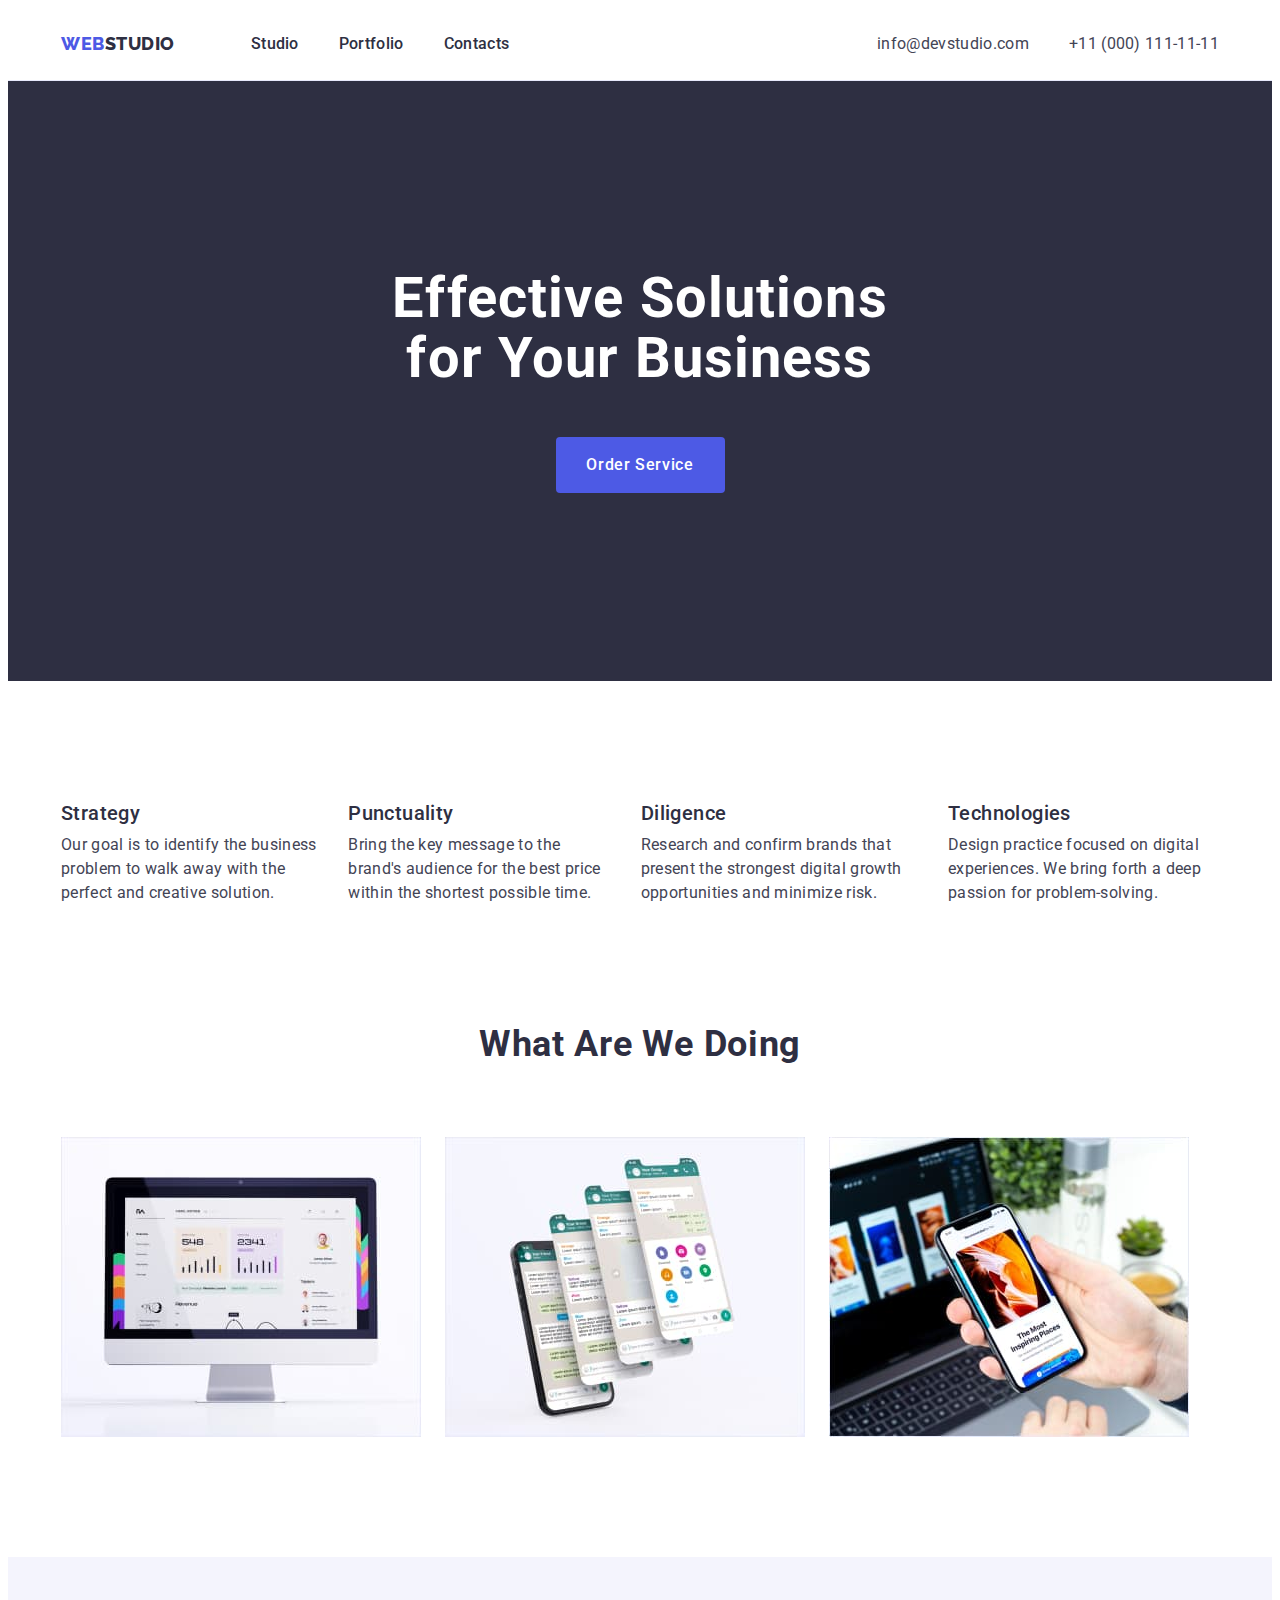
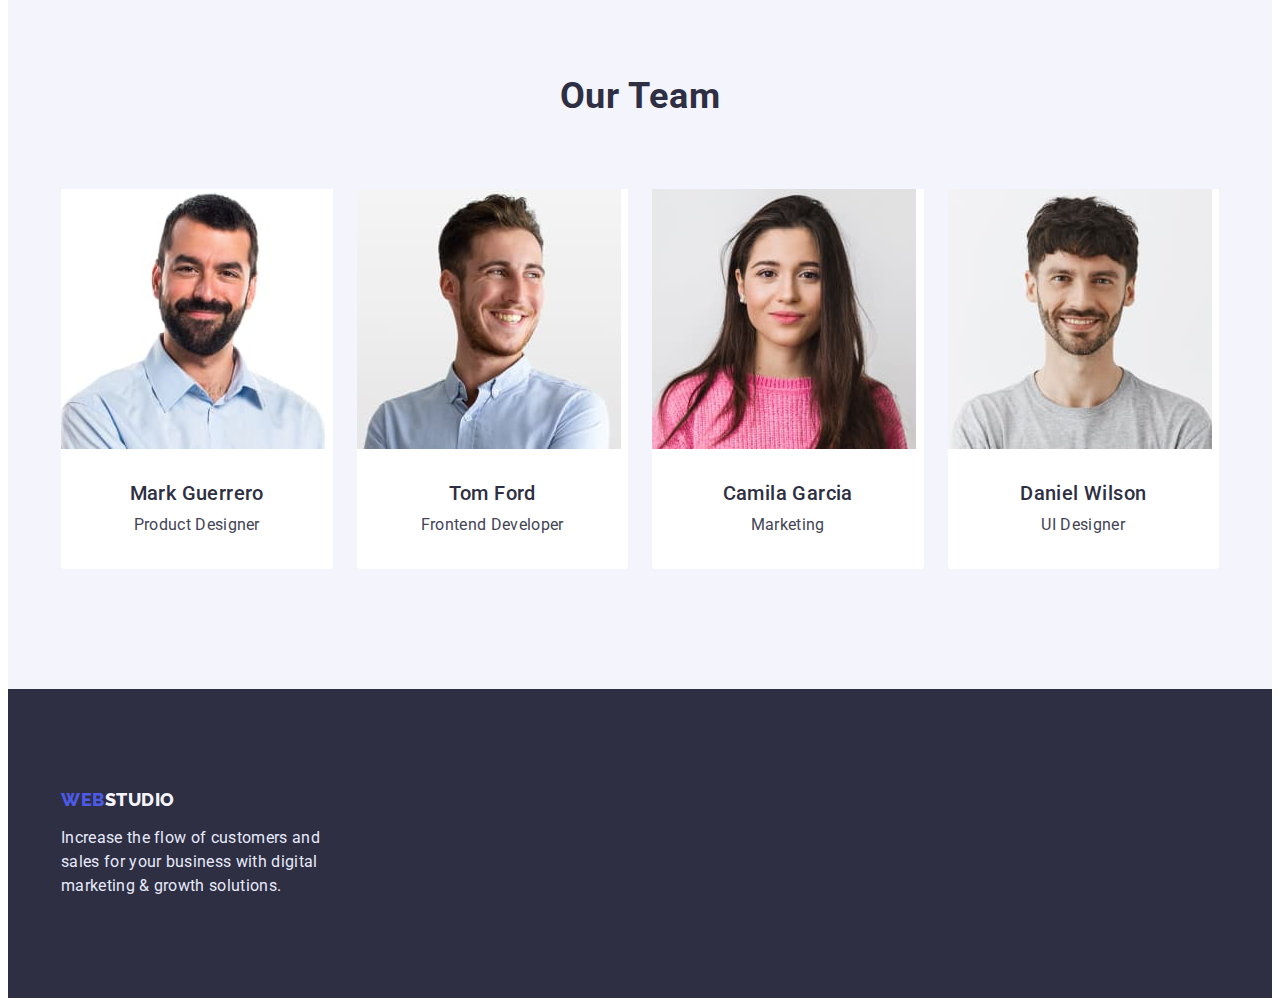
<file: index.html>
<!DOCTYPE html>
<html lang="en">

<head>
    <meta charset="UTF-8">
    <meta http-equiv="X-UA-Compatible" content="IE=edge">
    <meta name="viewport" content="width=device-width, initial-scale=1.0">
    <title>WebStudio</title>
    <link rel="preconnect" href="https://fonts.googleapis.com">
    <link rel="preconnect" href="https://fonts.gstatic.com" crossorigin>
    <link
        href="https://fonts.googleapis.com/css2?family=Raleway:wght@800&family=Roboto:wght@400;500;700;900&display=swap"
        rel="stylesheet">
    <link rel="stylesheet" href="https://cdnjs.cloudflare.com/ajax/libs/modern-normalize/1.1.0/modern-normalize.min.css"
        integrity="sha512-wpPYUAdjBVSE4KJnH1VR1HeZfpl1ub8YT/NKx4PuQ5NmX2tKuGu6U/JRp5y+Y8XG2tV+wKQpNHVUX03MfMFn9Q=="
        crossorigin="anonymous" referrerpolicy="no-referrer" />
    <link rel="stylesheet" href="./css/styles.css">
</head>

<body>
    <header class="header">
        <div class="container header-container">
            <nav class="header-nav">
                <a class="header-logo link" href="./index.html">Web<span
                        class="header-logo-studio link">Studio</span></a>
                <ul class="header-list list">
                    <li class="header-item"><a class="header-link link" href="./index.html">Studio</a></li>
                    <li class="header-item"><a class="header-link link" href="./portfolio.html">Portfolio</a></li>
                    <li class="header-item"><a class="header-link link" href="">Contacts</a></li>
                </ul>
            </nav>
            <address class="adress">
                <ul class="adress-list list">
                    <li class="header-adress"><a class="header-adress-link link"
                            href="mailto:info@devstudio.com">info@devstudio.com</a></li>
                    <li class="header-adress"><a class="header-adress-link link" href="tel:+110001111111">+11 (000)
                            111-11-11</a></li>
                </ul>
            </address>
        </div>
    </header>

    <main>
        <section class="hero">
            <div class="container hero-container">
                <h1 class="hero-title">Effective Solutions for Your Business</h1>
                <button class="hero-btn" type="button">Order Service</button>
            </div>
        </section>
        <section class="goals">
            <div class="container">
                <h2 class="goals-title visually-hidden">goals</h2>
                <ul class="goals-list list">
                    <li class="goal-item">
                        <h3 class="goal-title">Strategy</h3>
                        <p class="goal-text">Our goal is to identify the business problem to walk away with the perfect
                            and creative solution.
                        </p>
                    </li>
                    <li class="goal-item">
                        <h3 class="goal-title">Punctuality</h3>
                        <p class="goal-text">Bring the key message to the brand's audience for the best price within the
                            shortest possible time.
                        </p>
                    </li>
                    <li class="goal-item">
                        <h3 class="goal-title">Diligence</h3>
                        <p class="goal-text">Research and confirm brands that present the strongest digital growth
                            opportunities and minimize risk.
                        </p>
                    </li>
                    <li class="goal-item">
                        <h3 class="goal-title">Technologies</h3>
                        <p class="goal-text">Design practice focused on digital experiences. We bring forth a deep
                            passion for problem-solving.
                        </p>
                    </li>
                </ul>
            </div>
        </section>
        <section class="about">
            <div class="container">
                <h2 class="about-title">What are we doing</h2>
                <ul class="about-list list">
                    <li class="about-item"><img src="./images/img1.jpg" alt="picture with computer" width="360"></li>
                    <li class="about-item"><img src="./images/img2.jpg" alt="picture with phone screen" width="360">
                    </li>
                    <li class="about-item"><img src="./images/img3.jpg" alt="picture with computer and phone"
                            width="360"></li>
                </ul>
            </div>
        </section>
        <section class="about-team">
            <div class="container about-team-container">
                <h2 class="about-title">Our Team</h2>
                <ul class="team-list list">
                    <li class="team-item">
                        <img src="./images/team/mark.jpg" alt="product designer" width="264">
                        <div class="team-title-text-container">
                            <h3 class="team-title">Mark Guerrero</h3>
                            <p class="team-text">Product Designer</p>
                        </div>
                    </li>
                    <li class="team-item">
                        <img src="./images/team/tom.jpg" alt="frontend developer" width="264">
                        <div class="team-title-text-container">
                            <h3 class="team-title">Tom Ford</h3>
                            <p class="team-text">Frontend Developer</p>
                        </div>
                    </li>
                    <li class="team-item">
                        <img src="./images/team/camila.jpg" alt="marketing" width="264">
                        <div class="team-title-text-container">
                            <h3 class="team-title">Camila Garcia</h3>
                            <p class="team-text">Marketing</p>
                        </div>
                    </li>
                    <li class="team-item">
                        <img src="./images/team/daniel.jpg" alt="ui designer" width="264">
                        <div class="team-title-text-container">
                            <h3 class="team-title">Daniel Wilson</h3>
                            <p class="team-text">UI Designer</p>
                        </div>
                    </li>
                </ul>
            </div>
        </section>
    </main>

    <footer class="footer">
        <div class="container">
            <a class="header-logo link" href="./index.html">Web<span class="footer-logo-studio link">Studio</span></a>
            <p class="footer-text">Increase the flow of customers and sales for your business with digital marketing &
                growth solutions.</p>
        </div>
    </footer>
</body>

</html>
</file>
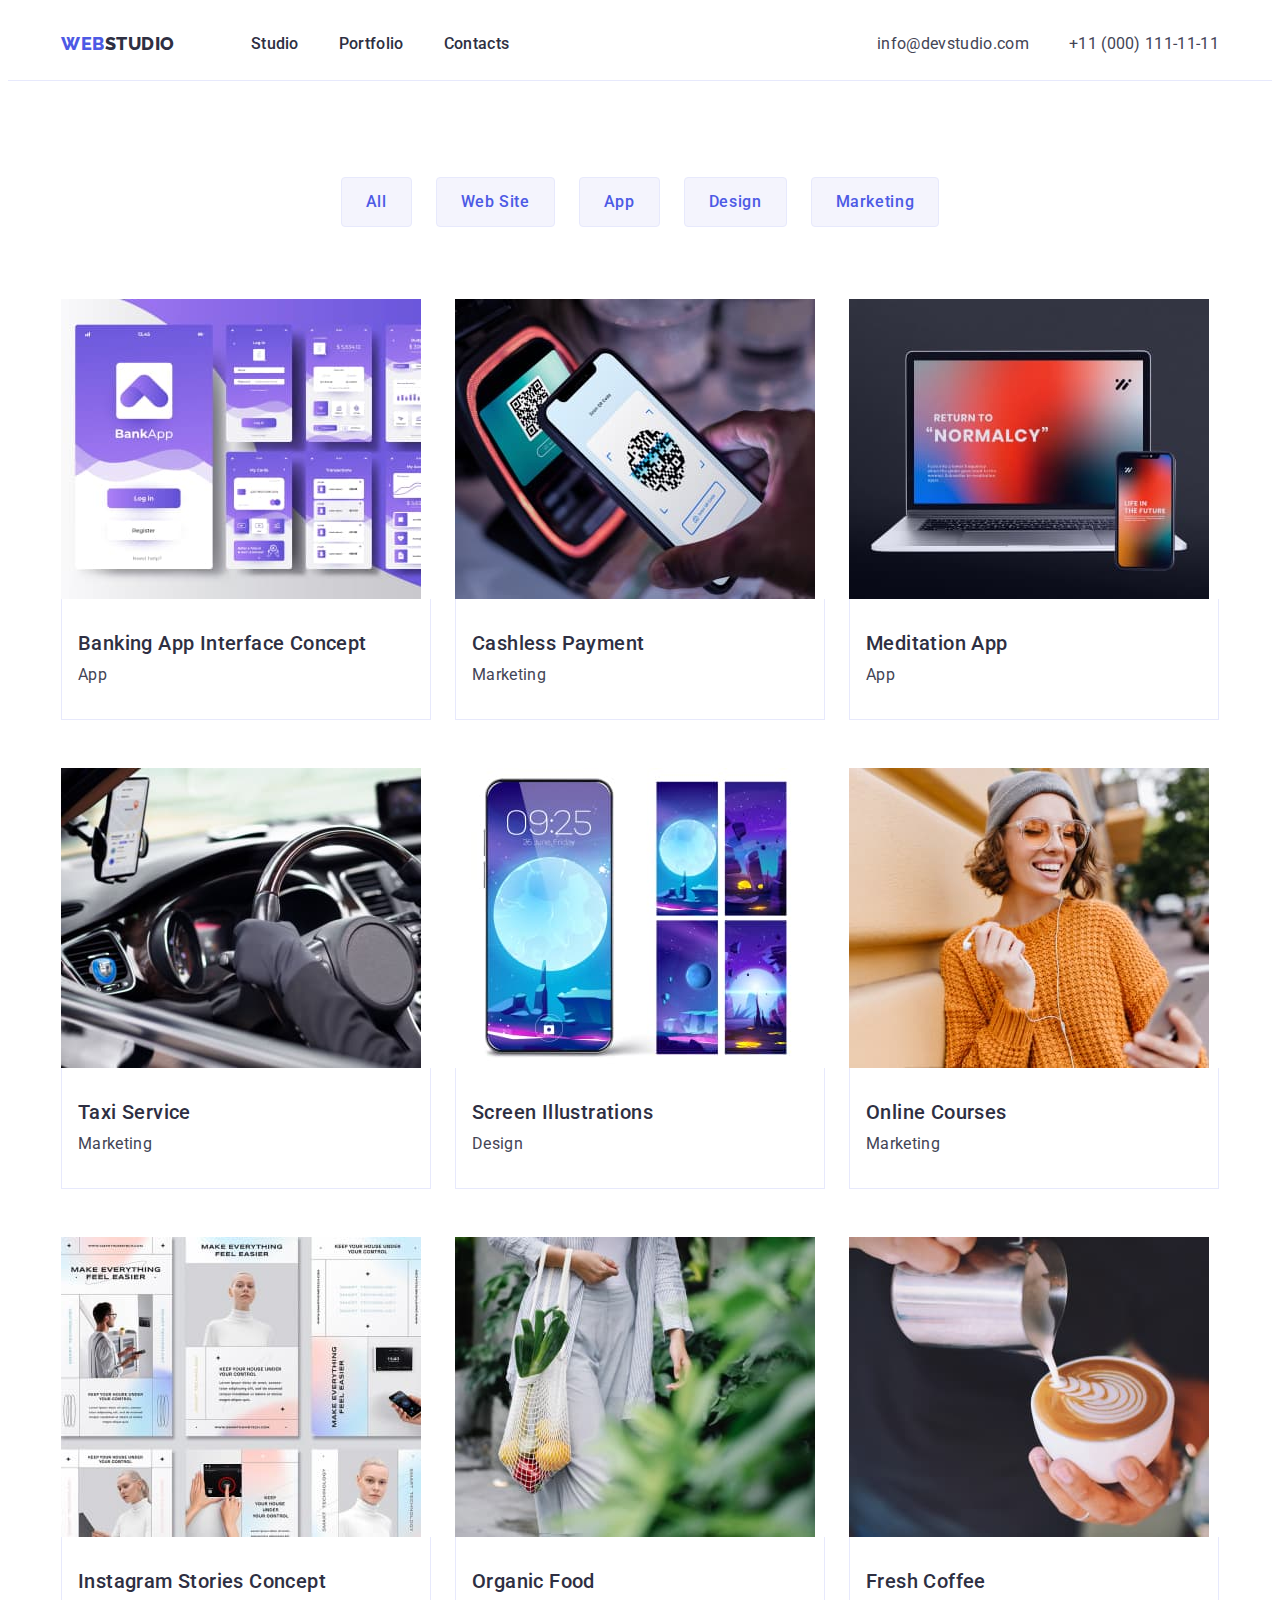
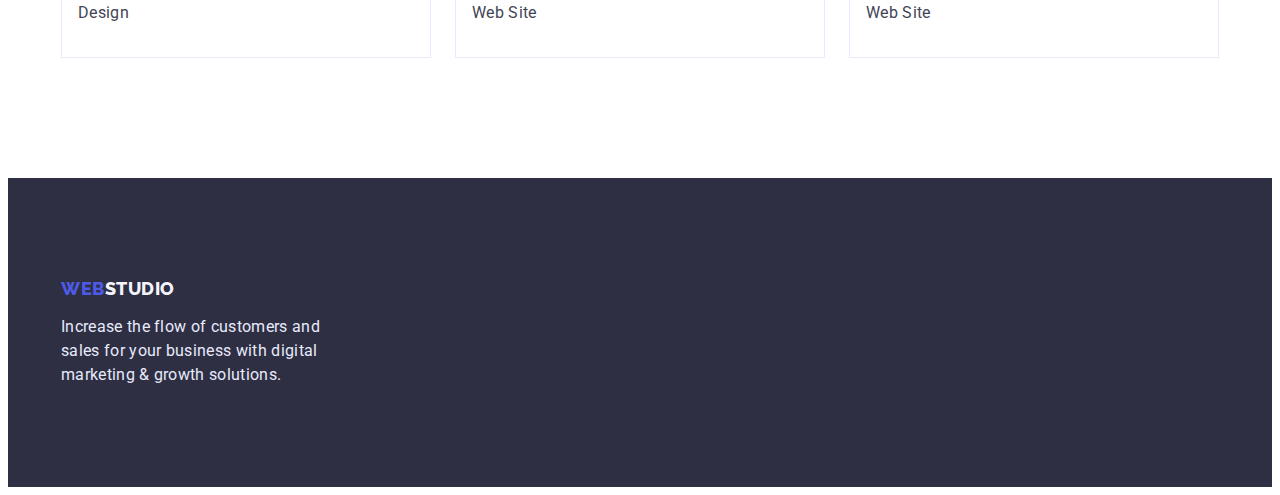
<file: portfolio.html>
<!DOCTYPE html>
<html lang="en">

<head>
    <meta charset="UTF-8">
    <meta http-equiv="X-UA-Compatible" content="IE=edge">
    <meta name="viewport" content="width=device-width, initial-scale=1.0">
    <title>WebStudio</title>
    <link rel="preconnect" href="https://fonts.googleapis.com">
    <link rel="preconnect" href="https://fonts.gstatic.com" crossorigin>
    <link
        href="https://fonts.googleapis.com/css2?family=Raleway:wght@800&family=Roboto:wght@400;500;700;900&display=swap"
        rel="stylesheet">
    <link rel="stylesheet" href="https://cdnjs.cloudflare.com/ajax/libs/modern-normalize/1.1.0/modern-normalize.min.css"
        integrity="sha512-wpPYUAdjBVSE4KJnH1VR1HeZfpl1ub8YT/NKx4PuQ5NmX2tKuGu6U/JRp5y+Y8XG2tV+wKQpNHVUX03MfMFn9Q=="
        crossorigin="anonymous" referrerpolicy="no-referrer" />
    <link rel="stylesheet" href="./css/styles.css">
</head>

<body>
    <header class="header">
        <div class="container header-container">
            <nav class="header-nav">
                <a class="header-logo link" href="./index.html">Web<span
                        class="header-logo-studio link">Studio</span></a>
                <ul class="header-list list">
                    <li class="header-item"><a class="header-link link" href="./index.html">Studio</a></li>
                    <li class="header-item"><a class="header-link link" href="./portfolio.html">Portfolio</a></li>
                    <li class="header-item"><a class="header-link link" href="">Contacts</a></li>
                </ul>
            </nav>
            <address class="adress">
                <ul class="adress-list list">
                    <li class="header-adress"><a class="header-adress-link link"
                            href="mailto:info@devstudio.com">info@devstudio.com</a></li>
                    <li class="header-adress"><a class="header-adress-link link" href="tel:+110001111111">+11 (000)
                            111-11-11</a></li>
                </ul>
            </address>
        </div>
    </header>

    <main>
        <section class="portfolio-hero">
            <div class="container">
                <h1 class="visually-hidden">hero</h1>
                <ul class="portfolio-hero-list list">
                    <li class="portfolio-hero-item"><button class="portfolio-hero-btn" type="button">All</button></li>
                    <li class="portfolio-hero-item"><button class="portfolio-hero-btn" type="button">Web Site</button>
                    </li>
                    <li class="portfolio-hero-item"><button class="portfolio-hero-btn" type="button">App</button></li>
                    <li class="portfolio-hero-item"><button class="portfolio-hero-btn" type="button">Design</button>
                    </li>
                    <li class="portfolio-hero-item"><button class="portfolio-hero-btn" type="button">Marketing</button>
                    </li>
                </ul>
                <ul class="portfolio-about-list list">
                    <li class="portfolio-about-item">
                        <a class="porfolio-about-link link" href="">
                            <img src="./images/portfolio/image1.jpg" alt="app" width="360">
                            <div class="portfolio-about-container">
                                <h2 class="portfolio-about-title">Banking App Interface Concept</h2>
                                <p class="portfolio-about-text">App</p>
                            </div>
                        </a>
                    </li>
                    <li class="portfolio-about-item">
                        <a class="porfolio-about-link link" href="">
                            <img src="./images/portfolio/image2.jpg" alt="qrcode" width="360">
                            <div class="portfolio-about-container">
                                <h2 class="portfolio-about-title">Cashless Payment</h2>
                                <p class="portfolio-about-text">Marketing</p>
                            </div>
                        </a>
                    </li>
                    <li class="portfolio-about-item">
                        <a class="porfolio-about-link link" href="">
                            <img src="./images/portfolio/image3.jpg" alt="computer" width="360">
                            <div class="portfolio-about-container">
                                <h2 class="portfolio-about-title">Meditation App</h2>
                                <p class="portfolio-about-text">App</p>
                            </div>
                        </a>
                    </li>
                    <li class="portfolio-about-item">
                        <a class="porfolio-about-link link" href="">
                            <img src="./images/portfolio/image4.jpg" alt="in-a-car" width="360">
                            <div class="portfolio-about-container">
                                <h2 class="portfolio-about-title">Taxi Service</h2>
                                <p class="portfolio-about-text">Marketing</p>
                            </div>
                        </a>
                    </li>
                    <li class="portfolio-about-item">
                        <a class="porfolio-about-link link" href="">
                            <img src="./images/portfolio/image5.jpg" alt="homescreen" width="360">
                            <div class="portfolio-about-container">
                                <h2 class="portfolio-about-title">Screen Illustrations</h2>
                                <p class="portfolio-about-text">Design</p>
                            </div>
                        </a>
                    </li>
                    <li class="portfolio-about-item">
                        <a class="porfolio-about-link link" href="">
                            <img src="./images/portfolio/image6.jpg" alt="girl-with-phone" width="360">
                            <div class="portfolio-about-container">
                                <h2 class="portfolio-about-title">Online Courses</h2>
                                <p class="portfolio-about-text">Marketing</p>
                            </div>
                        </a>
                    </li>
                    <li class="portfolio-about-item">
                        <a class="porfolio-about-link link" href="">
                            <img src="./images/portfolio/image7.jpg" alt="instagram-stories-concept" width="360">
                            <div class="portfolio-about-container">
                                <h2 class="portfolio-about-title">Instagram Stories Concept</h2>
                                <p class="portfolio-about-text">Design</p>
                            </div>
                        </a>
                    </li>
                    <li class="portfolio-about-item">
                        <a class="porfolio-about-link link" href="">
                            <img src="./images/portfolio/image8.jpg" alt="girl-with-fruits" width="360">
                            <div class="portfolio-about-container">
                                <h2 class="portfolio-about-title">Organic Food</h2>
                                <p class="portfolio-about-text">Web Site</p>
                            </div>
                        </a>
                    </li>
                    <li class="portfolio-about-item">
                        <a class="porfolio-about-link link" href="">
                            <img src="./images/portfolio/image9.jpg" alt="coffee" width="360">
                            <div class="portfolio-about-container">
                                <h2 class="portfolio-about-title">Fresh Coffee</h2>
                                <p class="portfolio-about-text">Web Site</p>
                            </div>
                        </a>
                    </li>
                </ul>
            </div>
        </section>
    </main>

    <footer class="footer">
        <div class="container">
            <a class="header-logo link" href="./index.html">Web<span class="footer-logo-studio link">Studio</span></a>
            <p class="footer-text">Increase the flow of customers and sales for your business with digital marketing &
                growth solutions.</p>
        </div>
    </footer>

</body>

</html>
</file>
<file: css/styles.css>
:root {
    --body-color: #434455;
    --hero-tytle-color: #FFFFFF;
    --hero-btn-color: #FFFFFF;
    --main-color: #2E2F42;
    --header-logo: #4D5AE5;
    --header-tel-mail-active: #404BBF;
    --header-tel-mail: #434455;
    --goal-title: #2E2F42;
    --goal-text: #434455;
    --footer-logo-studio-color: #F4F4FD;
    --footer-text-color: #E7E9FC;
    --footer-background-color: #2E2F42;
    --portfolio-hero-btn-color: #4D5AE5;
    --portfolio-hero-bck-color-active: #404BBF;
    --portfolio-hero-bck-color-nonactive: #F4F4FD;
    --about-team-bckground-color: #F4F4FD;
    --about-team-item-bckg-color: #FFFFFF;
    --hero-btn-bckg-color-nonactive: #4D5AE5;
    --hero-btn-bckg-color-active: #404BBF;
    --header-link-color-active: #404BBF;
    --header-border-bottom-color: #E7E9FC;
    --portfolio-hero-btn-border-color: #E7E9FC;
    --portfolio-about-container-border: #E7E9FC;
}

body {
    font-family: 'Roboto', sans-serif;
    color: var(--body-color)
}

img {
    display: block;
}

p,
h1,
h2,
h3,
h4,
h5,
h6 {
    margin: 0;
}

ul {
    padding-left: 0;
    margin: 0;
}

button {
    cursor: pointer;
}

address {
    font-style: normal;
}

.link {
    text-decoration: none;
}

.list {
    list-style: none;
}

.container {
    width: 1158px;
    padding-left: 15px;
    padding-right: 15px;
    margin: 0 auto;
}

/**---------HEADER---------*/

.header {
    padding-top: 24px;
    padding-bottom: 24px;
    border-bottom: 1px solid var(--header-border-bottom-color);
}

.header-container {
    display: flex;
    align-items: center;
}

.header-logo {
    font-family: 'Raleway', sans-serif;
    font-weight: 800;
    font-size: 18px;
    line-height: 1.17;
    letter-spacing: 0.03em;
    text-transform: uppercase;
    color: var(--header-logo);
    margin-right: 76px;
}

.header-logo-studio {
    color: var(--main-color);
}

.header-nav {
    display: flex;
    align-items: center;
    margin-right: auto;
}

.header-list {
    display: flex;
    gap: 40px;
}

.header-link {
    font-weight: 500;
    font-size: 16px;
    line-height: 1.5;
    letter-spacing: 0.02em;
    color: var(--main-color);
}

.header-link:hover,
.header-link:focus {
    color: var(--header-link-color-active);
}

.adress {
    font-style: normal;
}

.adress-list {
    display: flex;
    gap: 40px;
}

.header-adress-link {
    font-style: normal;
    font-weight: 400;
    font-size: 16px;
    line-height: 1.5;
    letter-spacing: 0.02em;
    color: var(--header-tel-mail);
}

.header-adress-link:hover,
.header-adress-link:focus {
    color: var(--header-tel-mail-active);
}

/**---------HERO---------*/

.hero {
    background-color: var(--main-color);
    padding-top: 188px;
    padding-bottom: 188px;
}

.hero-container {
    display: flex;
    align-items: center;
    flex-direction: column;
}

.hero-title {
    font-size: 56px;
    line-height: 1.07;
    text-align: center;
    letter-spacing: 0.02em;
    color: var(--hero-tytle-color);
    width: 496px;
}

.hero-btn {
    font-family: inherit;
    font-weight: 500;
    font-size: 16px;
    line-height: 1.5;
    letter-spacing: 0.04em;
    color: var(--hero-btn-color);
    background-color: var(--hero-btn-bckg-color-nonactive);
    cursor: pointer;
    width: 169px;
    height: 56px;
    margin-top: 48px;
    border-radius: 4px;
    border: none;
}

.hero-btn:hover,
.hero-btn:focus {
    color: var(--hero-btn-color);
    background-color: var(--hero-btn-bckg-color-active);
}

/**---------SECTION GOALS---------*/

.goals-title {}

.visually-hidden {
    position: absolute;
    width: 1px;
    height: 1px;
    margin: -1px;
    border: 0;
    padding: 0;
    white-space: nowrap;
    clip-path: inset(100%);
    clip: rect(0 0 0 0);
    overflow: hidden;
}

.goals {
    padding-top: 120px;
    padding-bottom: 120px;
}

.goals-list {
    display: flex;
    flex-direction: row;
    gap: 24px;
}

.goals-list {}

.goal-item {}

.goal-title {
    font-weight: 500;
    font-size: 20px;
    line-height: 1.2;
    letter-spacing: 0.02em;
    color: var(--goal-title);
    margin-bottom: 8px;
}

.goal-text {
    font-size: 16px;
    line-height: 1.5;
    letter-spacing: 0.02em;
    color: var(--goal-text);
}

/**-------------SECTION WHAT ARE WE DOING----------*/

.about {
    padding-bottom: 120px;
}

.about-title {
    font-size: 36px;
    line-height: 1.11;
    text-align: center;
    letter-spacing: 0.02em;
    text-transform: capitalize;
    color: var(--goal-title);
    margin-bottom: 72px;
}

.about-list {
    display: flex;
    flex-direction: row;
    gap: 24px;
}

.about-item {}

/**--------------SECTION OUR TEAM-----------*/

.about-team {
    background-color: var(--about-team-bckground-color);
    padding-top: 120px;
    padding-bottom: 120px;
}

.about-team-container {}

.about-title {}

.team-list {
    display: flex;
    gap: 24px;
}

.team-item {
    width: calc((100% - 72px) / 4);
    background-color: var(--about-team-item-bckg-color);
    border-radius: 0px 0px 4px 4px;
}

.team-title-text-container {
    padding: 32px 16px;
}

.team-title {
    font-weight: 500;
    font-size: 20px;
    line-height: 1.2;
    text-align: center;
    letter-spacing: 0.02em;
    color: var(--goal-title);
    margin-bottom: 8px;
}

.team-text {
    font-size: 16px;
    line-height: 1.5;
    text-align: center;
    letter-spacing: 0.02em;
    color: var(--goal-text);
}

/**----------FOOTER----------*/

.footer {
    background-color: var(--footer-background-color);
    padding-top: 100px;
    padding-bottom: 100px;
}

.footer-logo-studio {
    color: var(--footer-logo-studio-color);
}

.footer-text {
    font-size: 16px;
    line-height: 1.5;
    letter-spacing: 0.02em;
    color: var(--footer-text-color);
    width: 264px;
    margin-top: 16px;
}

/**------------------------PORTFOLIO HERO-----------------*/

.portfolio-hero {
    padding-top: 96px;
    padding-bottom: 120px;
}

.portfolio-hero-list {
    display: flex;
    flex-direction: row;
    justify-content: center;
    gap: 24px;
}

.portfolio-hero-item {}

.portfolio-hero-btn {
    font-family: inherit;
    font-weight: 500;
    font-size: 16px;
    line-height: 1.5;
    letter-spacing: 0.04em;
    color: var(--portfolio-hero-btn-color);
    background-color: var(--portfolio-hero-bck-color-nonactive);
    cursor: pointer;
    padding: 12px 24px;
    border: 1px solid var(--portfolio-hero-btn-border-color);
    border-radius: 4px;
}

.portfolio-hero-btn:hover,
.portfolio-hero-btn:focus {
    color: var(--hero-btn-color);
    background-color: var(--portfolio-hero-bck-color-active);
}

/**--------PORTFOLIO ABOUT---------*/

.portfolio-about-list {
    margin-top: 72px;
    display: flex;
    flex-wrap: wrap;
    column-gap: 24px;
    row-gap: 48px;
}

.portfolio-about-item {
    width: calc((100% - 48px) / 3);
}

.porfolio-about-link {}

.portfolio-about-title {
    font-weight: 500;
    font-size: 20px;
    line-height: 1.2;
    letter-spacing: 0.02em;
    color: var(--goal-title);
    margin-bottom: 8px;
}

.portfolio-about-text {
    font-size: 16px;
    line-height: 1.5;
    letter-spacing: 0.02em;
    color: var(--goal-text);
}

.portfolio-about-container {
    border: 1px solid var(--portfolio-about-container-border);
    border-top: none;
    padding-left: 16px;
    padding-top: 32px;
    padding-bottom: 32px;
}
</file>
